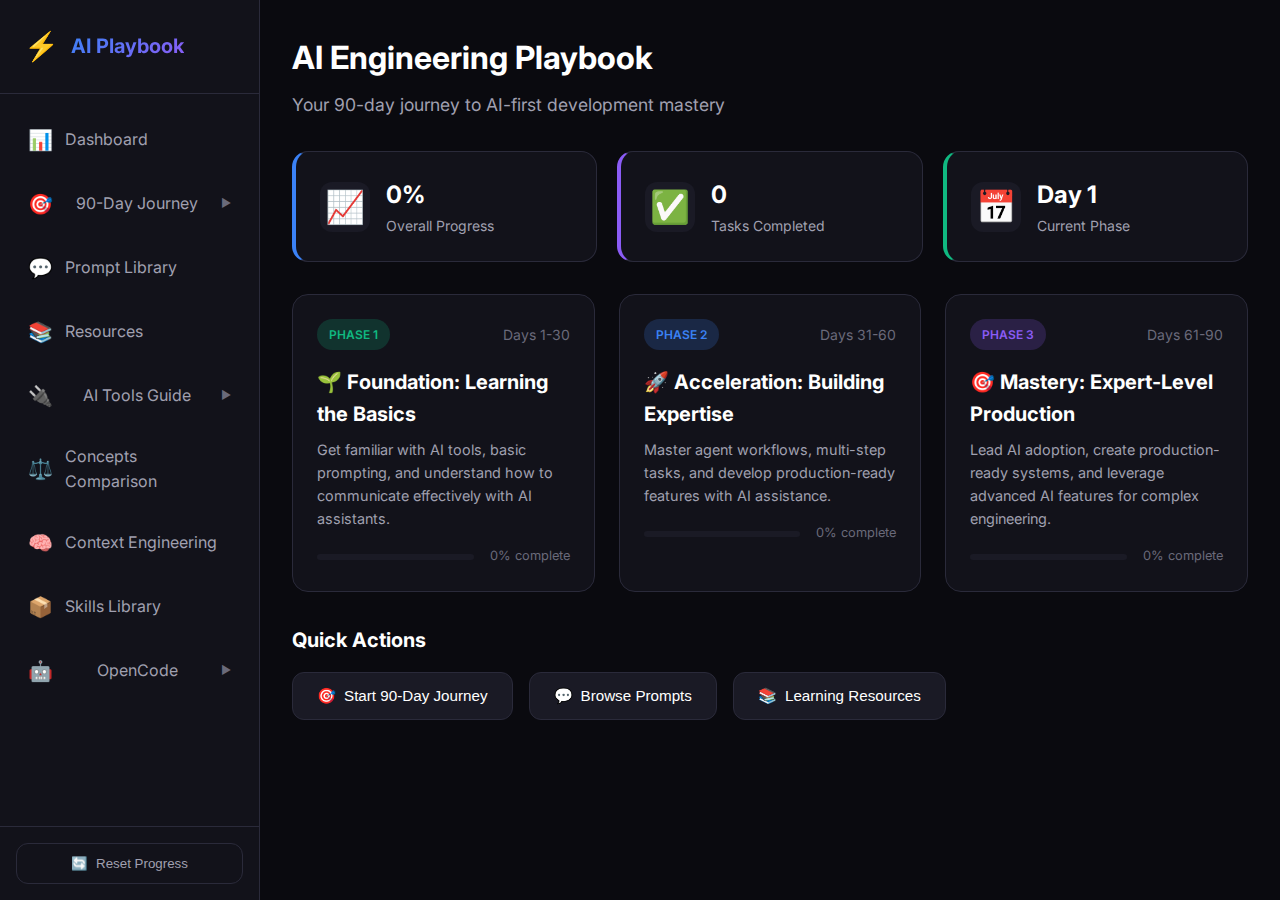
<file: index.html>
<!DOCTYPE html>
<html lang="en">

<head>
    <meta charset="UTF-8">
    <meta name="viewport" content="width=device-width, initial-scale=1.0">
    <title>AI Playbook | 90-Day Senior Engineer Guide</title>
    <meta name="description"
        content="Interactive 90-day guide for Senior Engineers to master AI-assisted development with prompts, checklists, and curated resources.">
    <link rel="stylesheet" href="styles.css">
    <link href="https://fonts.googleapis.com/css2?family=Inter:wght@300;400;500;600;700;800&display=swap"
        rel="stylesheet">
</head>

<body>
    <div class="app-container">
        <!-- Sidebar Navigation -->
        <nav class="sidebar">
            <div class="sidebar-header">
                <div class="logo">
                    <span class="logo-icon">⚡</span>
                    <span class="logo-text">AI Playbook</span>
                </div>
            </div>
            <ul class="nav-menu tree-nav">
                <!-- Dashboard -->
                <li class="nav-item active" data-section="dashboard">
                    <span class="nav-icon">📊</span>
                    <span>Dashboard</span>
                </li>
                
                <!-- 90-Day Journey -->
                <li class="nav-item has-submenu" data-submenu="journey-menu">
                    <span class="nav-icon">🎯</span>
                    <span>90-Day Journey</span>
                    <span class="submenu-toggle">▶</span>
                </li>
                <ul class="submenu" id="submenu-journey-menu">
                    <li class="nav-subitem" data-section="journey" data-phase="foundation">
                        <span class="subitem-icon">🌱</span> Phase 1: Foundation
                    </li>
                    <li class="nav-subitem" data-section="journey" data-phase="acceleration">
                        <span class="subitem-icon">🚀</span> Phase 2: Acceleration
                    </li>
                    <li class="nav-subitem" data-section="journey" data-phase="mastery">
                        <span class="subitem-icon">🎯</span> Phase 3: Mastery
                    </li>
                </ul>
                
                <!-- Prompt Library -->
                <li class="nav-item" data-section="prompts">
                    <span class="nav-icon">💬</span>
                    <span>Prompt Library</span>
                </li>
                
                <!-- Resources -->
                <li class="nav-item" data-section="resources">
                    <span class="nav-icon">📚</span>
                    <span>Resources</span>
                </li>
                
                <!-- AI Tools Guide -->
                <li class="nav-item has-submenu" data-submenu="tools-menu">
                    <span class="nav-icon">🔌</span>
                    <span>AI Tools Guide</span>
                    <span class="submenu-toggle">▶</span>
                </li>
                <ul class="submenu" id="submenu-tools-menu">
                    <li class="nav-subitem" data-section="ai-tools-guide">
                        <span class="subitem-icon">🤖</span> Agents Overview
                    </li>
                    <li class="nav-subitem" data-section="ai-tools-guide">
                        <span class="subitem-icon">⚡</span> Skills & Prompts
                    </li>
                    <li class="nav-subitem" data-section="ai-tools-guide">
                        <span class="subitem-icon">🌐</span> MCP Servers
                    </li>
                    <li class="nav-subitem" data-section="ai-tools-guide">
                        <span class="subitem-icon">🔧</span> Subagents
                    </li>
                </ul>
                
                <!-- Concepts Comparison -->
                <li class="nav-item" data-section="concepts-comparison">
                    <span class="nav-icon">⚖️</span>
                    <span>Concepts Comparison</span>
                </li>
                
                <!-- Context Engineering -->
                <li class="nav-item" data-section="context-engineering">
                    <span class="nav-icon">🧠</span>
                    <span>Context Engineering</span>
                </li>
                
                <!-- Skills Library -->
                <li class="nav-item" data-section="skills-library">
                    <span class="nav-icon">📦</span>
                    <span>Skills Library</span>
                </li>
                
                <!-- OpenCode Documentation -->
                <li class="nav-item has-submenu" data-submenu="opencode-menu">
                    <span class="nav-icon">🤖</span>
                    <span>OpenCode</span>
                    <span class="submenu-toggle">▶</span>
                </li>
                <ul class="submenu" id="submenu-opencode-menu">
                    <li class="nav-subitem" data-section="opencode" data-opencode-page="intro">
                        <span class="subitem-icon">📄</span> Introduction
                    </li>
                    
                    <li class="nav-subitem has-nested" data-nested="getting-started">
                        <span class="subitem-icon">🚀</span> Getting Started
                        <span class="nested-toggle">▶</span>
                    </li>
                    <ul class="nested-menu" id="nested-getting-started">
                        <li class="nav-nesteditem" data-section="opencode" data-opencode-page="prerequisites">Prerequisites</li>
                        <li class="nav-nesteditem has-nested2" data-nested2="installation">
                            <span>Installation</span>
                            <span class="nested2-toggle">▶</span>
                        </li>
                        <ul class="nested2-menu" id="nested2-installation">
                            <li class="nav-nested2item" data-section="opencode" data-opencode-page="install-quick">Quick Install</li>
                            <li class="nav-nested2item" data-section="opencode" data-opencode-page="install-homebrew">Homebrew</li>
                            <li class="nav-nested2item" data-section="opencode" data-opencode-page="install-npm">npm/Bun/pnpm</li>
                            <li class="nav-nested2item" data-section="opencode" data-opencode-page="install-windows">Windows</li>
                        </ul>
                        <li class="nav-nesteditem" data-section="opencode" data-opencode-page="first-run">First Run & Setup</li>
                        <li class="nav-nesteditem" data-section="opencode" data-opencode-page="init">Project Initialization</li>
                    </ul>
                    
                    <li class="nav-subitem has-nested" data-nested="configuration">
                        <span class="subitem-icon">⚙️</span> Configuration
                        <span class="nested-toggle">▶</span>
                    </li>
                    <ul class="nested-menu" id="nested-configuration">
                        <li class="nav-nesteditem has-nested2" data-nested2="opencode-json">
                            <span>opencode.json</span>
                            <span class="nested2-toggle">▶</span>
                        </li>
                        <ul class="nested2-menu" id="nested2-opencode-json">
                            <li class="nav-nested2item" data-section="opencode" data-opencode-page="config-schema">Schema & Structure</li>
                            <li class="nav-nested2item" data-section="opencode" data-opencode-page="config-precedence">Config Locations</li>
                            <li class="nav-nested2item" data-section="opencode" data-opencode-page="config-themes">Themes</li>
                            <li class="nav-nested2item" data-section="opencode" data-opencode-page="config-autoupdate">Auto-update</li>
                        </ul>
                        <li class="nav-nesteditem has-nested2" data-nested2="permissions">
                            <span>Permissions</span>
                            <span class="nested2-toggle">▶</span>
                        </li>
                        <ul class="nested2-menu" id="nested2-permissions">
                            <li class="nav-nested2item" data-section="opencode" data-opencode-page="perm-edit">Edit Permissions</li>
                            <li class="nav-nested2item" data-section="opencode" data-opencode-page="perm-bash">Bash Permissions</li>
                            <li class="nav-nested2item" data-section="opencode" data-opencode-page="perm-per-cmd">Per-Command</li>
                        </ul>
                        <li class="nav-nesteditem" data-section="opencode" data-opencode-page="formatters">Formatters</li>
                        <li class="nav-nesteditem" data-section="opencode" data-opencode-page="custom-instructions">Custom Instructions</li>
                    </ul>
                    
                    <li class="nav-subitem has-nested" data-nested="core-concepts">
                        <span class="subitem-icon">💡</span> Core Concepts
                        <span class="nested-toggle">▶</span>
                    </li>
                    <ul class="nested-menu" id="nested-core-concepts">
                        <li class="nav-nesteditem" data-section="opencode" data-opencode-page="modes">Build & Plan Modes</li>
                        <li class="nav-nesteditem" data-section="opencode" data-opencode-page="file-refs">File References (@)</li>
                        <li class="nav-nesteditem" data-section="opencode" data-opencode-page="images">Images & Visual Context</li>
                        <li class="nav-nesteditem" data-section="opencode" data-opencode-page="codebase">Codebase Understanding</li>
                    </ul>
                    
                    <li class="nav-subitem has-nested" data-nested="workflows">
                        <span class="subitem-icon">⚡</span> Daily Workflows
                        <span class="nested-toggle">▶</span>
                    </li>
                    <ul class="nested-menu" id="nested-workflows">
                        <li class="nav-nesteditem" data-section="opencode" data-opencode-page="asking-questions">Asking Questions</li>
                        <li class="nav-nesteditem" data-section="opencode" data-opencode-page="making-changes">Making Changes</li>
                        <li class="nav-nesteditem" data-section="opencode" data-opencode-page="undo-redo">Undo & Redo</li>
                        <li class="nav-nesteditem" data-section="opencode" data-opencode-page="sharing">Sharing Conversations</li>
                        <li class="nav-nesteditem has-nested2" data-nested2="sessions">
                            <span>Session Management</span>
                            <span class="nested2-toggle">▶</span>
                        </li>
                        <ul class="nested2-menu" id="nested2-sessions">
                            <li class="nav-nested2item" data-section="opencode" data-opencode-page="sessions-resume">Resuming Sessions</li>
                            <li class="nav-nested2item" data-section="opencode" data-opencode-page="sessions-cli">Command Line Control</li>
                            <li class="nav-nested2item" data-section="opencode" data-opencode-page="sessions-naming">Naming Sessions</li>
                        </ul>
                        <li class="nav-nesteditem" data-section="opencode" data-opencode-page="prompt-tips">Prompt Engineering Tips</li>
                    </ul>
                    
                    <li class="nav-subitem has-nested" data-nested="extensibility">
                        <span class="subitem-icon">🧩</span> Extensibility
                        <span class="nested-toggle">▶</span>
                    </li>
                    <ul class="nested-menu" id="nested-extensibility">
                        <li class="nav-nesteditem has-nested2" data-nested2="commands">
                            <span>Commands</span>
                            <span class="nested2-toggle">▶</span>
                        </li>
                        <ul class="nested2-menu" id="nested2-commands">
                            <li class="nav-nested2item" data-section="opencode" data-opencode-page="commands-overview">What Are Commands</li>
                            <li class="nav-nested2item" data-section="opencode" data-opencode-page="commands-creating">Creating Commands</li>
                            <li class="nav-nested2item" data-section="opencode" data-opencode-page="commands-args">Arguments & Placeholders</li>
                            <li class="nav-nested2item" data-section="opencode" data-opencode-page="commands-shell">Shell Output Integration</li>
                        </ul>
                        <li class="nav-nesteditem has-nested2" data-nested2="skills">
                            <span>Skills</span>
                            <span class="nested2-toggle">▶</span>
                        </li>
                        <ul class="nested2-menu" id="nested2-skills">
                            <li class="nav-nested2item" data-section="opencode" data-opencode-page="skills-overview">What Are Skills</li>
                            <li class="nav-nested2item" data-section="opencode" data-opencode-page="skills-creating">Creating Skills</li>
                            <li class="nav-nested2item" data-section="opencode" data-opencode-page="skills-loading">Loading Skills</li>
                            <li class="nav-nested2item" data-section="opencode" data-opencode-page="skills-permissions">Skill Permissions</li>
                        </ul>
                        <li class="nav-nesteditem has-nested2" data-nested2="agents">
                            <span>Agents</span>
                            <span class="nested2-toggle">▶</span>
                        </li>
                        <ul class="nested2-menu" id="nested2-agents">
                            <li class="nav-nested2item" data-section="opencode" data-opencode-page="agents-builtin">Built-in Agents</li>
                            <li class="nav-nested2item" data-section="opencode" data-opencode-page="agents-creating">Creating Custom Agents</li>
                            <li class="nav-nested2item" data-section="opencode" data-opencode-page="agents-invoking">Invoking Agents</li>
                            <li class="nav-nested2item" data-section="opencode" data-opencode-page="agents-orchestration">Agent Orchestration</li>
                        </ul>
                    </ul>
                    
                    <li class="nav-subitem has-nested" data-nested="plugins">
                        <span class="subitem-icon">🔌</span> Plugins
                        <span class="nested-toggle">▶</span>
                    </li>
                    <ul class="nested-menu" id="nested-plugins">
                        <li class="nav-nesteditem" data-section="opencode" data-opencode-page="plugins-overview">Plugin System Overview</li>
                        <li class="nav-nesteditem" data-section="opencode" data-opencode-page="plugins-locations">Plugin Locations</li>
                        <li class="nav-nesteditem has-nested2" data-nested2="plugin-events">
                            <span>Plugin Events</span>
                            <span class="nested2-toggle">▶</span>
                        </li>
                        <ul class="nested2-menu" id="nested2-plugin-events">
                            <li class="nav-nested2item" data-section="opencode" data-opencode-page="events-tool-execute">tool.execute.after</li>
                            <li class="nav-nested2item" data-section="opencode" data-opencode-page="events-session-idle">session.idle</li>
                        </ul>
                        <li class="nav-nesteditem" data-section="opencode" data-opencode-page="plugins-creating">Creating Plugins</li>
                        <li class="nav-nesteditem" data-section="opencode" data-opencode-page="plugins-example">Example: Auto-lint Hook</li>
                        <li class="nav-nesteditem" data-section="opencode" data-opencode-page="plugins-npm">Loading from npm</li>
                    </ul>
                    
                    <li class="nav-subitem has-nested" data-nested="mcp">
                        <span class="subitem-icon">🌐</span> MCP Servers
                        <span class="nested-toggle">▶</span>
                    </li>
                    <ul class="nested-menu" id="nested-mcp">
                        <li class="nav-nesteditem" data-section="opencode" data-opencode-page="mcp-what">What is MCP</li>
                        <li class="nav-nesteditem has-nested2" data-nested2="mcp-adding">
                            <span>Adding MCP Servers</span>
                            <span class="nested2-toggle">▶</span>
                        </li>
                        <ul class="nested2-menu" id="nested2-mcp-adding">
                            <li class="nav-nested2item" data-section="opencode" data-opencode-page="mcp-local">Local Servers</li>
                            <li class="nav-nested2item" data-section="opencode" data-opencode-page="mcp-remote">Remote Servers</li>
                        </ul>
                        <li class="nav-nesteditem" data-section="opencode" data-opencode-page="mcp-popular">Popular MCP Servers</li>
                    </ul>
                    
                    <li class="nav-subitem has-nested" data-nested="production">
                        <span class="subitem-icon">🏭</span> Production Workflows
                        <span class="nested-toggle">▶</span>
                    </li>
                    <ul class="nested-menu" id="nested-production">
                        <li class="nav-nesteditem" data-section="opencode" data-opencode-page="workflow-review">Multi-Agent Code Review</li>
                        <li class="nav-nesteditem" data-section="opencode" data-opencode-page="workflow-feature">Feature Implementation</li>
                        <li class="nav-nesteditem" data-section="opencode" data-opencode-page="workflow-explore">Codebase Exploration</li>
                        <li class="nav-nesteditem" data-section="opencode" data-opencode-page="workflow-pr">Automated PR Preparation</li>
                    </ul>
                    
                    <li class="nav-subitem has-nested" data-nested="best-practices">
                        <span class="subitem-icon">✨</span> Best Practices
                        <span class="nested-toggle">▶</span>
                    </li>
                    <ul class="nested-menu" id="nested-best-practices">
                        <li class="nav-nesteditem" data-section="opencode" data-opencode-page="bp-context">Managing Context</li>
                        <li class="nav-nesteditem" data-section="opencode" data-opencode-page="bp-cost">Cost Control</li>
                        <li class="nav-nesteditem" data-section="opencode" data-opencode-page="bp-debugging">Debugging Issues</li>
                        <li class="nav-nesteditem" data-section="opencode" data-opencode-page="bp-checklist">Getting Started Checklist</li>
                    </ul>
                    
                    <li class="nav-subitem has-nested" data-nested="reference">
                        <span class="subitem-icon">📖</span> Reference
                        <span class="nested-toggle">▶</span>
                    </li>
                    <ul class="nested-menu" id="nested-reference">
                        <li class="nav-nesteditem" data-section="opencode" data-opencode-page="ref-cli">CLI Commands</li>
                        <li class="nav-nesteditem" data-section="opencode" data-opencode-page="ref-shortcuts">Keyboard Shortcuts</li>
                        <li class="nav-nesteditem" data-section="opencode" data-opencode-page="ref-resources">Official Resources</li>
                    </ul>
                </ul>
            </ul>
            <div class="sidebar-footer">
                <button class="reset-btn" onclick="resetProgress()">
                    <span>🔄</span> Reset Progress
                </button>
            </div>
        </nav>

        <!-- Main Content -->
        <main class="main-content">
            <!-- Dashboard Section -->
            <section id="dashboard" class="content-section active">
                <div class="section-header">
                    <h1>AI Engineering Playbook</h1>
                    <p class="subtitle">Your 90-day journey to AI-first development mastery</p>
                </div>

                <div class="stats-grid">
                    <div class="stat-card gradient-blue">
                        <div class="stat-icon">📈</div>
                        <div class="stat-info">
                            <span class="stat-value" id="overall-progress">0%</span>
                            <span class="stat-label">Overall Progress</span>
                        </div>
                    </div>
                    <div class="stat-card gradient-purple">
                        <div class="stat-icon">✅</div>
                        <div class="stat-info">
                            <span class="stat-value" id="tasks-completed">0</span>
                            <span class="stat-label">Tasks Completed</span>
                        </div>
                    </div>
                    <div class="stat-card gradient-green">
                        <div class="stat-icon">📅</div>
                        <div class="stat-info">
                            <span class="stat-value" id="current-day">Day 1</span>
                            <span class="stat-label">Current Phase</span>
                        </div>
                    </div>
                </div>

                <div class="phase-cards">
                    <div class="phase-card" onclick="navigateToPhase('foundation')">
                        <div class="phase-header">
                            <span class="phase-badge foundation">Phase 1</span>
                            <span class="phase-days">Days 1-30</span>
                        </div>
                        <h3>🌱 Foundation: Learning the Basics</h3>
                        <p>Get familiar with AI tools, basic prompting, and understand how to communicate effectively
                            with AI assistants.</p>
                        <div class="phase-progress">
                            <div class="progress-bar">
                                <div class="progress-fill" id="phase1-progress" style="width: 0%"></div>
                            </div>
                            <span class="progress-text">0% complete</span>
                        </div>
                    </div>

                    <div class="phase-card" onclick="navigateToPhase('acceleration')">
                        <div class="phase-header">
                            <span class="phase-badge acceleration">Phase 2</span>
                            <span class="phase-days">Days 31-60</span>
                        </div>
                        <h3>🚀 Acceleration: Building Expertise</h3>
                        <p>Master agent workflows, multi-step tasks, and develop production-ready features with AI
                            assistance.</p>
                        <div class="phase-progress">
                            <div class="progress-bar">
                                <div class="progress-fill" id="phase2-progress" style="width: 0%"></div>
                            </div>
                            <span class="progress-text">0% complete</span>
                        </div>
                    </div>

                    <div class="phase-card" onclick="navigateToPhase('mastery')">
                        <div class="phase-header">
                            <span class="phase-badge mastery">Phase 3</span>
                            <span class="phase-days">Days 61-90</span>
                        </div>
                        <h3>🎯 Mastery: Expert-Level Production</h3>
                        <p>Lead AI adoption, create production-ready systems, and leverage advanced AI features for
                            complex engineering.</p>
                        <div class="phase-progress">
                            <div class="progress-bar">
                                <div class="progress-fill" id="phase3-progress" style="width: 0%"></div>
                            </div>
                            <span class="progress-text">0% complete</span>
                        </div>
                    </div>
                </div>

                <div class="quick-actions">
                    <h2>Quick Actions</h2>
                    <div class="action-buttons">
                        <button class="action-btn" onclick="navigateTo('journey')">
                            <span>🎯</span> Start 90-Day Journey
                        </button>
                        <button class="action-btn" onclick="navigateTo('prompts')">
                            <span>💬</span> Browse Prompts
                        </button>
                        <button class="action-btn" onclick="navigateTo('resources')">
                            <span>📚</span> Learning Resources
                        </button>
                    </div>
                </div>
            </section>

            <!-- Unified 90-Day Journey Section -->
            <section id="journey" class="content-section">
                <div class="section-header">
                    <h1>🎯 90-Day AI Engineering Journey</h1>
                    <p class="subtitle">From AI-curious to Production-Ready Expert — A Senior Engineer's Guide</p>
                </div>

                <!-- Phase Tabs -->
                <div class="phase-tabs">
                    <button class="phase-tab active" data-phase="foundation" onclick="switchPhase('foundation')">
                        <span class="tab-icon">🌱</span>
                        <span class="tab-label">Phase 1: Foundation</span>
                        <span class="tab-days">Days 1-30</span>
                    </button>
                    <button class="phase-tab" data-phase="acceleration" onclick="switchPhase('acceleration')">
                        <span class="tab-icon">🚀</span>
                        <span class="tab-label">Phase 2: Acceleration</span>
                        <span class="tab-days">Days 31-60</span>
                    </button>
                    <button class="phase-tab" data-phase="mastery" onclick="switchPhase('mastery')">
                        <span class="tab-icon">🎯</span>
                        <span class="tab-label">Phase 3: Mastery</span>
                        <span class="tab-days">Days 61-90</span>
                    </button>
                </div>

                <!-- Phase Content Panels -->
                <div class="phase-content-container">
                    <div id="phase-foundation" class="phase-panel active">
                        <div class="phase-intro">
                            <h2>🌱 Phase 1: Foundation — Learning the Basics</h2>
                            <p class="phase-description">
                                <strong>For Senior Engineers new to AI coding assistance.</strong> This phase introduces
                                you to AI tools,
                                basic prompting patterns, and context management. By the end of this phase, you'll
                                comfortably use AI
                                for daily coding tasks and understand how to communicate effectively with AI assistants.
                            </p>
                            <div class="phase-goals">
                                <h4>🎯 Phase Goals</h4>
                                <ul>
                                    <li>Set up and configure AI coding tools in your IDE</li>
                                    <li>Understand context windows and how AI "sees" your code</li>
                                    <li>Master basic prompting patterns for code generation</li>
                                    <li>Generate tests and documentation with AI</li>
                                    <li>Use AI for code review and optimization</li>
                                </ul>
                            </div>
                        </div>
                        <div id="phase1-content"></div>
                    </div>

                    <div id="phase-acceleration" class="phase-panel">
                        <div class="phase-intro">
                            <h2>🚀 Phase 2: Acceleration — Building Expertise</h2>
                            <p class="phase-description">
                                <strong>Level up from basic usage to production workflows.</strong> This phase focuses
                                on agent-based
                                development, multi-step tasks, and building complete features with AI assistance. You'll
                                learn to
                                leverage AI for complex engineering challenges.
                            </p>
                            <div class="phase-goals">
                                <h4>🎯 Phase Goals</h4>
                                <ul>
                                    <li>Understand agent vs. chat modes and when to use each</li>
                                    <li>Build complete features end-to-end with AI agents</li>
                                    <li>Create reusable prompt templates and workflows</li>
                                    <li>Automate repetitive development tasks</li>
                                    <li>Develop production-ready code with AI assistance</li>
                                </ul>
                            </div>
                        </div>
                        <div id="phase2-content"></div>
                    </div>

                    <div id="phase-mastery" class="phase-panel">
                        <div class="phase-intro">
                            <h2>🎯 Phase 3: Mastery — Expert-Level Production</h2>
                            <p class="phase-description">
                                <strong>Become an AI-augmented engineering leader.</strong> This phase covers
                                system-level thinking,
                                advanced AI features (MCP, skills, subagents), and team enablement. You'll be able to
                                generate
                                production-ready features using the full spectrum of AI capabilities.
                            </p>
                            <div class="phase-goals">
                                <h4>🎯 Phase Goals</h4>
                                <ul>
                                    <li>Use AI for architecture decisions and technical RFCs</li>
                                    <li>Master advanced features: MCP servers, skills, subagents</li>
                                    <li>Generate production-ready systems with AI</li>
                                    <li>Lead team AI adoption and create standards</li>
                                    <li>Measure and demonstrate productivity improvements</li>
                                </ul>
                            </div>
                        </div>
                        <div id="phase3-content"></div>
                    </div>
                </div>
            </section>

            <!-- Prompts Section -->
            <section id="prompts" class="content-section">
                <div class="section-header">
                    <h1>💬 Prompt Library</h1>
                    <p class="subtitle">Copy-paste prompts for every situation</p>
                </div>
                <div id="prompts-content"></div>
            </section>

            <!-- Resources Section -->
            <section id="resources" class="content-section">
                <div class="section-header">
                    <h1>📚 Learning Resources</h1>
                    <p class="subtitle">Curated repositories, guides, and tools</p>
                </div>
                <div id="resources-content"></div>
            </section>

            <!-- AI Tools Guide Section -->
            <section id="ai-tools-guide" class="content-section">
                <div class="section-header">
                    <h1>🔌 AI Tools Guide</h1>
                    <p class="subtitle">MCP Servers, Skills, Agents, Subagents & Custom Instructions</p>
                </div>
                <div id="ai-tools-content"></div>
            </section>

            <!-- Concepts Comparison Section -->
            <section id="concepts-comparison" class="content-section">
                <div class="section-header">
                    <h1>⚖️ AI Concepts Comparison</h1>
                    <p class="subtitle">Instructions vs Prompts vs Commands vs Skills vs Agents vs Subagents + OpenCode
                    </p>
                </div>
                <div id="concepts-comparison-content"></div>
            </section>

            <!-- Context Engineering Section -->
            <section id="context-engineering" class="content-section">
                <div class="section-header">
                    <h1>🧠 Context Engineering</h1>
                    <p class="subtitle">Master the art of providing context to AI</p>
                </div>
                <div id="context-content"></div>
            </section>

            <!-- Skills Library Section -->
            <section id="skills-library" class="content-section">
                <div class="section-header">
                    <h1>📦 Claude Code Skills Library</h1>
                    <p class="subtitle">Reusable skills formatted for Agent Skills specification</p>
                </div>
                <div class="skills-grid" id="skills-grid">
                    <!-- Skills will be loaded here -->
                </div>
            </section>

            <!-- OpenCode Documentation Section -->
            <section id="opencode" class="content-section">
                <div class="section-header">
                    <h1>🤖 OpenCode Documentation</h1>
                    <p class="subtitle">Complete guide to using OpenCode AI coding assistant</p>
                </div>
                <div id="opencode-page-content">
                    <!-- Dynamic content will be loaded here -->
                </div>
            </section>
        </main>
    </div>

    <!-- Toast Notification -->
    <div id="toast" class="toast"></div>

            <!-- Prompt Modal -->
            <div id="prompt-modal" class="modal">
                <div class="modal-content">
                    <div class="modal-header">
                        <h3 id="modal-title">Prompt</h3>
                        <button class="modal-close" onclick="closeModal()">&times;</button>
                    </div>
                    <div class="modal-body">
                        <pre id="modal-prompt"></pre>
                    </div>
                    <div class="modal-footer">
                        <button class="copy-btn" onclick="copyPrompt()">
                            <span>📋</span> Copy to Clipboard
                        </button>
                    </div>
                </div>
            </div>

            <!-- Skill Modal -->
            <div id="skill-modal" class="modal">
                <div class="modal-content modal-large">
                    <div class="modal-header">
                        <h3 id="skill-modal-title">Skill</h3>
                        <button class="modal-close" onclick="closeSkillModal()">&times;</button>
                    </div>
                    <div class="modal-body">
                        <div id="skill-modal-description" class="skill-modal-description"></div>
                        <div class="code-section">
                            <div class="code-header">
                                <span>YAML Frontmatter</span>
                            </div>
                            <pre id="skill-modal-frontmatter" class="code-block"></pre>
                        </div>
                        <div class="code-section">
                            <div class="code-header">
                                <span>Markdown Body</span>
                            </div>
                            <pre id="skill-modal-body" class="code-block"></pre>
                        </div>
                    </div>
                    <div class="modal-footer">
                        <button class="copy-btn" onclick="copySkillFull()">
                            <span>📋</span> Copy Full SKILL.md
                        </button>
                        <button class="copy-btn secondary" onclick="copySkillFrontmatter()">
                            <span>📄</span> Copy Frontmatter
                        </button>
                        <button class="copy-btn secondary" onclick="copySkillBody()">
                            <span>📝</span> Copy Body
                        </button>
                    </div>
                </div>
            </div>

    <script src="data.js"></script>
    <script src="skills-library/skills-data.js"></script>
    <script src="opencode-docs.js"></script>
    <script src="app.js"></script>
</body>

</html>
</file>
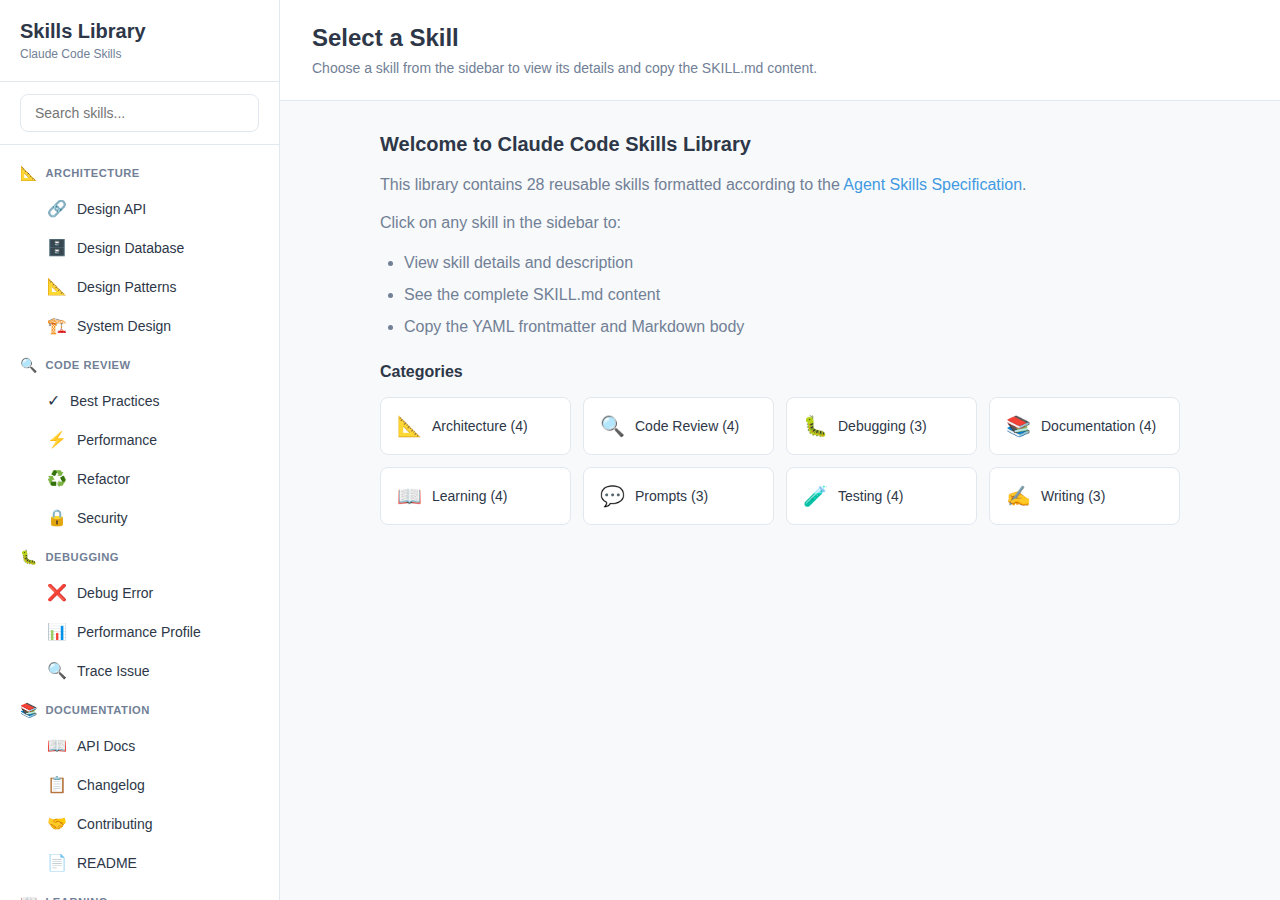
<file: skills-library/index.html>
<!DOCTYPE html>
<html lang="en">
<head>
    <meta charset="UTF-8">
    <meta name="viewport" content="width=device-width, initial-scale=1.0">
    <title>Claude Code Skills Library</title>
    <link rel="stylesheet" href="styles.css">
</head>
<body>
    <nav class="sidebar">
        <div class="sidebar-header">
            <h1>Skills Library</h1>
            <p class="subtitle">Claude Code Skills</p>
        </div>
        <div class="search-box">
            <input type="text" id="searchInput" placeholder="Search skills...">
        </div>
        <ul class="nav-menu" id="navMenu">
            <li class="nav-section">
                <span class="section-icon">📐</span>
                Architecture
            </li>
            <li class="nav-item" data-skill="design-api">
                <span class="skill-icon">🔗</span>
                Design API
            </li>
            <li class="nav-item" data-skill="design-database">
                <span class="skill-icon">🗄️</span>
                Design Database
            </li>
            <li class="nav-item" data-skill="design-patterns">
                <span class="skill-icon">📐</span>
                Design Patterns
            </li>
            <li class="nav-item" data-skill="system-design">
                <span class="skill-icon">🏗️</span>
                System Design
            </li>

            <li class="nav-section">
                <span class="section-icon">🔍</span>
                Code Review
            </li>
            <li class="nav-item" data-skill="code-review-best-practices">
                <span class="skill-icon">✓</span>
                Best Practices
            </li>
            <li class="nav-item" data-skill="code-review-performance">
                <span class="skill-icon">⚡</span>
                Performance
            </li>
            <li class="nav-item" data-skill="code-review-refactor">
                <span class="skill-icon">♻️</span>
                Refactor
            </li>
            <li class="nav-item" data-skill="code-review-security">
                <span class="skill-icon">🔒</span>
                Security
            </li>

            <li class="nav-section">
                <span class="section-icon">🐛</span>
                Debugging
            </li>
            <li class="nav-item" data-skill="debug-error">
                <span class="skill-icon">❌</span>
                Debug Error
            </li>
            <li class="nav-item" data-skill="debug-performance-profile">
                <span class="skill-icon">📊</span>
                Performance Profile
            </li>
            <li class="nav-item" data-skill="debug-trace-issue">
                <span class="skill-icon">🔍</span>
                Trace Issue
            </li>

            <li class="nav-section">
                <span class="section-icon">📚</span>
                Documentation
            </li>
            <li class="nav-item" data-skill="docs-api-docs">
                <span class="skill-icon">📖</span>
                API Docs
            </li>
            <li class="nav-item" data-skill="docs-changelog">
                <span class="skill-icon">📋</span>
                Changelog
            </li>
            <li class="nav-item" data-skill="docs-contributing">
                <span class="skill-icon">🤝</span>
                Contributing
            </li>
            <li class="nav-item" data-skill="docs-readme">
                <span class="skill-icon">📄</span>
                README
            </li>

            <li class="nav-section">
                <span class="section-icon">📖</span>
                Learning
            </li>
            <li class="nav-item" data-skill="learning-compare-tech">
                <span class="skill-icon">⚖️</span>
                Compare Tech
            </li>
            <li class="nav-item" data-skill="learning-eli5">
                <span class="skill-icon">👶</span>
                Explain Like I'm 5
            </li>
            <li class="nav-item" data-skill="learning-explain-concept">
                <span class="skill-icon">💡</span>
                Explain Concept
            </li>
            <li class="nav-item" data-skill="learning-roadmap">
                <span class="skill-icon">🗺️</span>
                Roadmap
            </li>

            <li class="nav-section">
                <span class="section-icon">💬</span>
                Prompts
            </li>
            <li class="nav-item" data-skill="prompts-best-practices">
                <span class="skill-icon">✨</span>
                Best Practices
            </li>
            <li class="nav-item" data-skill="prompts-create-template">
                <span class="skill-icon">📝</span>
                Create Template
            </li>
            <li class="nav-item" data-skill="prompts-improve">
                <span class="skill-icon">🚀</span>
                Improve
            </li>

            <li class="nav-section">
                <span class="section-icon">🧪</span>
                Testing
            </li>
            <li class="nav-item" data-skill="testing-coverage-analysis">
                <span class="skill-icon">📈</span>
                Coverage Analysis
            </li>
            <li class="nav-item" data-skill="testing-edge-cases">
                <span class="skill-icon">⚠️</span>
                Edge Cases
            </li>
            <li class="nav-item" data-skill="testing-generate-e2e-tests">
                <span class="skill-icon">🔄</span>
                Generate E2E Tests
            </li>
            <li class="nav-item" data-skill="testing-generate-unit-tests">
                <span class="skill-icon">🧩</span>
                Generate Unit Tests
            </li>

            <li class="nav-section">
                <span class="section-icon">✍️</span>
                Writing
            </li>
            <li class="nav-item" data-skill="writing-email">
                <span class="skill-icon">📧</span>
                Email
            </li>
            <li class="nav-item" data-skill="writing-presentation">
                <span class="skill-icon">📊</span>
                Presentation
            </li>
            <li class="nav-item" data-skill="writing-technical-blog">
                <span class="skill-icon">📝</span>
                Technical Blog
            </li>
        </ul>
        <div class="sidebar-footer">
            <p>Based on Agent Skills Spec</p>
            <a href="https://agentskills.io/specification" target="_blank">View Specification</a>
        </div>
    </nav>

    <main class="main-content">
        <div class="content-header">
            <h2 id="skillTitle">Select a Skill</h2>
            <p id="skillDescription" class="description">Choose a skill from the sidebar to view its details and copy the SKILL.md content.</p>
        </div>
        <div class="skill-content" id="skillContent">
            <div class="welcome-screen">
                <h3>Welcome to Claude Code Skills Library</h3>
                <p>This library contains 28 reusable skills formatted according to the <a href="https://agentskills.io/specification" target="_blank">Agent Skills Specification</a>.</p>
                <p>Click on any skill in the sidebar to:</p>
                <ul>
                    <li>View skill details and description</li>
                    <li>See the complete SKILL.md content</li>
                    <li>Copy the YAML frontmatter and Markdown body</li>
                </ul>
                <h4>Categories</h4>
                <div class="category-grid">
                    <div class="category-card">
                        <span class="cat-icon">📐</span>
                        <span>Architecture (4)</span>
                    </div>
                    <div class="category-card">
                        <span class="cat-icon">🔍</span>
                        <span>Code Review (4)</span>
                    </div>
                    <div class="category-card">
                        <span class="cat-icon">🐛</span>
                        <span>Debugging (3)</span>
                    </div>
                    <div class="category-card">
                        <span class="cat-icon">📚</span>
                        <span>Documentation (4)</span>
                    </div>
                    <div class="category-card">
                        <span class="cat-icon">📖</span>
                        <span>Learning (4)</span>
                    </div>
                    <div class="category-card">
                        <span class="cat-icon">💬</span>
                        <span>Prompts (3)</span>
                    </div>
                    <div class="category-card">
                        <span class="cat-icon">🧪</span>
                        <span>Testing (4)</span>
                    </div>
                    <div class="category-card">
                        <span class="cat-icon">✍️</span>
                        <span>Writing (3)</span>
                    </div>
                </div>
            </div>
        </div>
        <div class="action-bar" id="actionBar" style="display: none;">
            <button class="btn btn-copy" id="copyBtn">
                <span class="btn-icon">📋</span>
                Copy SKILL.md
            </button>
            <button class="btn btn-copy-frontmatter" id="copyFrontmatterBtn">
                <span class="btn-icon">📄</span>
                Copy Frontmatter Only
            </button>
            <button class="btn btn-copy-body" id="copyBodyBtn">
                <span class="btn-icon">📝</span>
                Copy Body Only
            </button>
            <span class="copy-feedback" id="copyFeedback"></span>
        </div>
    </main>

    <script src="skills-data.js"></script>
    <script src="app.js"></script>
</body>
</html>
</file>
<file: styles.css>
/* ========================================
   AI Engineering Playbook - Styles
   ======================================== */

:root {
    --bg-dark: #0a0a0f;
    --bg-card: #12121a;
    --bg-elevated: #1a1a25;
    --border-color: #2a2a3a;
    --text-primary: #ffffff;
    --text-secondary: #a0a0b0;
    --text-muted: #6a6a7a;
    --accent-blue: #3b82f6;
    --accent-purple: #8b5cf6;
    --accent-green: #10b981;
    --accent-orange: #f59e0b;
    --accent-pink: #ec4899;
    --gradient-blue: linear-gradient(135deg, #3b82f6, #1d4ed8);
    --gradient-purple: linear-gradient(135deg, #8b5cf6, #6d28d9);
    --gradient-green: linear-gradient(135deg, #10b981, #059669);
    --gradient-orange: linear-gradient(135deg, #f59e0b, #d97706);
    --shadow-sm: 0 2px 8px rgba(0, 0, 0, 0.3);
    --shadow-md: 0 4px 16px rgba(0, 0, 0, 0.4);
    --shadow-lg: 0 8px 32px rgba(0, 0, 0, 0.5);
    --radius-sm: 8px;
    --radius-md: 12px;
    --radius-lg: 16px;
    --transition: all 0.3s cubic-bezier(0.4, 0, 0.2, 1);
}

* {
    margin: 0;
    padding: 0;
    box-sizing: border-box;
}

body {
    font-family: 'Inter', -apple-system, BlinkMacSystemFont, sans-serif;
    background: var(--bg-dark);
    color: var(--text-primary);
    line-height: 1.6;
    min-height: 100vh;
}

/* Layout */
.app-container {
    display: flex;
    min-height: 100vh;
}

/* Sidebar */
.sidebar {
    width: 260px;
    background: var(--bg-card);
    border-right: 1px solid var(--border-color);
    display: flex;
    flex-direction: column;
    position: fixed;
    height: 100vh;
    z-index: 100;
}

.sidebar-header {
    padding: 1.5rem;
    border-bottom: 1px solid var(--border-color);
}

.logo {
    display: flex;
    align-items: center;
    gap: 0.75rem;
}

.logo-icon {
    font-size: 1.75rem;
}

.logo-text {
    font-size: 1.25rem;
    font-weight: 700;
    background: linear-gradient(135deg, var(--accent-blue), var(--accent-purple));
    -webkit-background-clip: text;
    background-clip: text;
    -webkit-text-fill-color: transparent;
}

.nav-menu {
    list-style: none;
    padding: 1rem 0.75rem;
    flex: 1;
    overflow-y: auto;
}

.nav-item {
    display: flex;
    align-items: center;
    gap: 0.75rem;
    padding: 0.875rem 1rem;
    border-radius: var(--radius-md);
    cursor: pointer;
    transition: var(--transition);
    color: var(--text-secondary);
    margin-bottom: 0.25rem;
}

.nav-item:hover {
    background: var(--bg-elevated);
    color: var(--text-primary);
}

.nav-item.active {
    background: linear-gradient(135deg, rgba(59, 130, 246, 0.2), rgba(139, 92, 246, 0.2));
    color: var(--text-primary);
    border: 1px solid rgba(139, 92, 246, 0.3);
}

.nav-icon {
    font-size: 1.25rem;
}

/* Tree Navigation Styles */
.tree-nav {
    display: flex;
    flex-direction: column;
    gap: 0;
}

.nav-item.has-submenu {
    justify-content: space-between;
}

.submenu-toggle,
.nested-toggle,
.nested2-toggle {
    font-size: 0.7rem;
    color: var(--text-muted);
    transition: transform 0.2s;
}

.nav-item.expanded .submenu-toggle,
.nav-subitem.expanded .nested-toggle,
.nav-nesteditem.expanded .nested2-toggle {
    transform: rotate(90deg);
}

/* Submenu */
.submenu {
    list-style: none;
    padding: 0;
    background: rgba(0, 0, 0, 0.2);
    display: none;
    margin: 0;
}

.submenu.expanded {
    display: block;
}

.nav-subitem {
    padding: 0.6rem 1rem 0.6rem 2.5rem;
    cursor: pointer;
    transition: var(--transition);
    color: var(--text-muted);
    font-size: 0.85rem;
    display: flex;
    align-items: center;
    gap: 0.5rem;
    justify-content: space-between;
}

.nav-subitem:hover {
    background: var(--bg-elevated);
    color: var(--text-secondary);
}

.nav-subitem.active {
    background: rgba(59, 130, 246, 0.1);
    color: var(--accent-blue);
    border-right: 2px solid var(--accent-blue);
}

.nav-subitem.has-nested {
    justify-content: space-between;
}

.subitem-icon {
    font-size: 0.9rem;
}

/* Nested Menu */
.nested-menu {
    list-style: none;
    padding: 0;
    background: rgba(0, 0, 0, 0.15);
    display: none;
}

.nested-menu.expanded {
    display: block;
}

.nav-nesteditem {
    padding: 0.5rem 1rem 0.5rem 3.5rem;
    cursor: pointer;
    transition: var(--transition);
    color: var(--text-muted);
    font-size: 0.8rem;
    display: flex;
    align-items: center;
    gap: 0.5rem;
    justify-content: space-between;
}

.nav-nesteditem:hover {
    background: var(--bg-elevated);
    color: var(--text-secondary);
}

.nav-nesteditem.active {
    background: rgba(59, 130, 246, 0.08);
    color: var(--accent-blue);
    border-right: 2px solid var(--accent-blue);
}

.nav-nesteditem.has-nested2 {
    justify-content: space-between;
}

/* Nested 2 Menu */
.nested2-menu {
    list-style: none;
    padding: 0;
    background: rgba(0, 0, 0, 0.1);
    display: none;
}

.nested2-menu.expanded {
    display: block;
}

.nav-nested2item {
    padding: 0.5rem 1rem 0.5rem 4.5rem;
    cursor: pointer;
    transition: var(--transition);
    color: var(--text-muted);
    font-size: 0.8rem;
}

.nav-nested2item:hover {
    background: var(--bg-elevated);
    color: var(--text-secondary);
}

.nav-nested2item.active {
    background: rgba(59, 130, 246, 0.06);
    color: var(--accent-blue);
    border-right: 2px solid var(--accent-blue);
}

.sidebar-footer {
    padding: 1rem;
    border-top: 1px solid var(--border-color);
}

.reset-btn {
    width: 100%;
    padding: 0.75rem;
    background: transparent;
    border: 1px solid var(--border-color);
    border-radius: var(--radius-md);
    color: var(--text-secondary);
    cursor: pointer;
    transition: var(--transition);
    display: flex;
    align-items: center;
    justify-content: center;
    gap: 0.5rem;
}

.reset-btn:hover {
    background: var(--bg-elevated);
    border-color: var(--accent-orange);
    color: var(--accent-orange);
}

/* Main Content */
.main-content {
    flex: 1;
    margin-left: 260px;
    padding: 2rem;
    max-width: 1200px;
}

.content-section {
    display: none;
    animation: fadeIn 0.3s ease;
}

.content-section.active {
    display: block;
}

@keyframes fadeIn {
    from {
        opacity: 0;
        transform: translateY(10px);
    }

    to {
        opacity: 1;
        transform: translateY(0);
    }
}

.section-header {
    margin-bottom: 2rem;
}

.section-header h1 {
    font-size: 2rem;
    font-weight: 700;
    margin-bottom: 0.5rem;
}

.subtitle {
    color: var(--text-secondary);
    font-size: 1.1rem;
}

/* Stats Grid */
.stats-grid {
    display: grid;
    grid-template-columns: repeat(auto-fit, minmax(220px, 1fr));
    gap: 1.25rem;
    margin-bottom: 2rem;
}

.stat-card {
    background: var(--bg-card);
    border: 1px solid var(--border-color);
    border-radius: var(--radius-lg);
    padding: 1.5rem;
    display: flex;
    align-items: center;
    gap: 1rem;
    transition: var(--transition);
}

.stat-card:hover {
    transform: translateY(-2px);
    box-shadow: var(--shadow-md);
}

.stat-card.gradient-blue {
    border-left: 4px solid var(--accent-blue);
}

.stat-card.gradient-purple {
    border-left: 4px solid var(--accent-purple);
}

.stat-card.gradient-green {
    border-left: 4px solid var(--accent-green);
}

.stat-card.gradient-orange {
    border-left: 4px solid var(--accent-orange);
}

.stat-icon {
    font-size: 2rem;
    width: 50px;
    height: 50px;
    display: flex;
    align-items: center;
    justify-content: center;
    background: var(--bg-elevated);
    border-radius: var(--radius-md);
}

.stat-info {
    display: flex;
    flex-direction: column;
}

.stat-value {
    font-size: 1.5rem;
    font-weight: 700;
}

.stat-label {
    color: var(--text-secondary);
    font-size: 0.875rem;
}

/* Phase Cards */
.phase-cards {
    display: grid;
    grid-template-columns: repeat(auto-fit, minmax(300px, 1fr));
    gap: 1.5rem;
    margin-bottom: 2rem;
}

.phase-card {
    background: var(--bg-card);
    border: 1px solid var(--border-color);
    border-radius: var(--radius-lg);
    padding: 1.5rem;
    cursor: pointer;
    transition: var(--transition);
}

.phase-card:hover {
    transform: translateY(-4px);
    box-shadow: var(--shadow-lg);
    border-color: var(--accent-purple);
}

.phase-header {
    display: flex;
    justify-content: space-between;
    align-items: center;
    margin-bottom: 1rem;
}

.phase-badge {
    padding: 0.375rem 0.75rem;
    border-radius: 20px;
    font-size: 0.75rem;
    font-weight: 600;
    text-transform: uppercase;
}

.phase-badge.foundation {
    background: rgba(16, 185, 129, 0.2);
    color: var(--accent-green);
}

.phase-badge.acceleration {
    background: rgba(59, 130, 246, 0.2);
    color: var(--accent-blue);
}

.phase-badge.mastery {
    background: rgba(139, 92, 246, 0.2);
    color: var(--accent-purple);
}

.phase-days {
    color: var(--text-muted);
    font-size: 0.875rem;
}

.phase-card h3 {
    margin-bottom: 0.5rem;
    font-size: 1.25rem;
}

.phase-card p {
    color: var(--text-secondary);
    font-size: 0.9rem;
    margin-bottom: 1rem;
}

.phase-progress {
    display: flex;
    align-items: center;
    gap: 1rem;
}

.progress-bar {
    flex: 1;
    height: 6px;
    background: var(--bg-elevated);
    border-radius: 3px;
    overflow: hidden;
}

.progress-fill {
    height: 100%;
    background: var(--gradient-purple);
    border-radius: 3px;
    transition: width 0.5s ease;
}

.progress-text {
    font-size: 0.8rem;
    color: var(--text-muted);
    min-width: 80px;
}

/* Quick Actions */
.quick-actions h2 {
    margin-bottom: 1rem;
    font-size: 1.25rem;
}

.action-buttons {
    display: flex;
    gap: 1rem;
    flex-wrap: wrap;
}

.action-btn {
    padding: 0.875rem 1.5rem;
    background: var(--bg-elevated);
    border: 1px solid var(--border-color);
    border-radius: var(--radius-md);
    color: var(--text-primary);
    cursor: pointer;
    transition: var(--transition);
    display: flex;
    align-items: center;
    gap: 0.5rem;
    font-size: 0.95rem;
}

.action-btn:hover {
    background: var(--bg-card);
    border-color: var(--accent-blue);
    transform: translateY(-2px);
}

/* Week Cards */
.week-card {
    background: var(--bg-card);
    border: 1px solid var(--border-color);
    border-radius: var(--radius-lg);
    margin-bottom: 1.5rem;
    overflow: hidden;
}

.week-header {
    padding: 1.25rem 1.5rem;
    background: var(--bg-elevated);
    display: flex;
    justify-content: space-between;
    align-items: center;
    cursor: pointer;
}

.week-header h3 {
    display: flex;
    align-items: center;
    gap: 0.75rem;
}

.week-progress {
    font-size: 0.875rem;
    color: var(--text-secondary);
}

.week-content {
    padding: 1.5rem;
}

/* Checklist */
.checklist {
    list-style: none;
}

.checklist-item {
    display: flex;
    align-items: flex-start;
    gap: 0.75rem;
    padding: 0.75rem 0;
    border-bottom: 1px solid var(--border-color);
}

.checklist-item:last-child {
    border-bottom: none;
}

.checklist-item input[type="checkbox"] {
    width: 20px;
    height: 20px;
    accent-color: var(--accent-green);
    cursor: pointer;
    margin-top: 2px;
}

.checklist-item label {
    flex: 1;
    cursor: pointer;
    color: var(--text-secondary);
    transition: var(--transition);
}

.checklist-item input:checked+label {
    text-decoration: line-through;
    color: var(--text-muted);
}

/* Prompt Cards */
.prompt-grid {
    display: grid;
    grid-template-columns: repeat(auto-fit, minmax(350px, 1fr));
    gap: 1.25rem;
}

.prompt-card {
    background: var(--bg-card);
    border: 1px solid var(--border-color);
    border-radius: var(--radius-lg);
    padding: 1.5rem;
    transition: var(--transition);
}

.prompt-card:hover {
    border-color: var(--accent-blue);
    box-shadow: var(--shadow-md);
}

.prompt-card h4 {
    margin-bottom: 0.5rem;
    display: flex;
    align-items: center;
    gap: 0.5rem;
}

.prompt-card p {
    color: var(--text-secondary);
    font-size: 0.9rem;
    margin-bottom: 1rem;
}

.prompt-preview {
    background: var(--bg-dark);
    border-radius: var(--radius-sm);
    padding: 1rem;
    font-family: 'Monaco', 'Menlo', monospace;
    font-size: 0.8rem;
    color: var(--text-secondary);
    max-height: 100px;
    overflow: hidden;
    margin-bottom: 1rem;
    position: relative;
}

.prompt-preview::after {
    content: '';
    position: absolute;
    bottom: 0;
    left: 0;
    right: 0;
    height: 40px;
    background: linear-gradient(transparent, var(--bg-dark));
}

.prompt-actions {
    display: flex;
    gap: 0.75rem;
}

.prompt-btn {
    flex: 1;
    padding: 0.625rem;
    border-radius: var(--radius-sm);
    border: 1px solid var(--border-color);
    background: transparent;
    color: var(--text-secondary);
    cursor: pointer;
    transition: var(--transition);
    font-size: 0.85rem;
}

.prompt-btn:hover {
    background: var(--bg-elevated);
    color: var(--text-primary);
}

.prompt-btn.primary {
    background: var(--gradient-blue);
    border: none;
    color: white;
}

/* Resource Cards */
.resource-category {
    margin-bottom: 2.5rem;
}

.resource-category h2 {
    font-size: 1.25rem;
    margin-bottom: 1rem;
    display: flex;
    align-items: center;
    gap: 0.5rem;
}

.resource-grid {
    display: grid;
    grid-template-columns: repeat(auto-fit, minmax(300px, 1fr));
    gap: 1rem;
}

.resource-card {
    background: var(--bg-card);
    border: 1px solid var(--border-color);
    border-radius: var(--radius-lg);
    padding: 1.25rem;
    transition: var(--transition);
    display: block;
    text-decoration: none;
    color: inherit;
}

.resource-card:hover {
    transform: translateY(-2px);
    border-color: var(--accent-purple);
    box-shadow: var(--shadow-md);
}

.resource-card h4 {
    margin-bottom: 0.5rem;
    color: var(--text-primary);
}

.resource-card p {
    color: var(--text-secondary);
    font-size: 0.875rem;
    margin-bottom: 0.75rem;
}

.resource-tags {
    display: flex;
    gap: 0.5rem;
    flex-wrap: wrap;
}

.resource-tag {
    padding: 0.25rem 0.625rem;
    background: var(--bg-elevated);
    border-radius: 12px;
    font-size: 0.75rem;
    color: var(--text-muted);
}

/* Context Engineering */
.concept-card {
    background: var(--bg-card);
    border: 1px solid var(--border-color);
    border-radius: var(--radius-lg);
    padding: 1.5rem;
    margin-bottom: 1.5rem;
}

.concept-card h3 {
    margin-bottom: 1rem;
    display: flex;
    align-items: center;
    gap: 0.5rem;
}

.concept-list {
    list-style: none;
}

.concept-list li {
    padding: 0.75rem 0;
    border-bottom: 1px solid var(--border-color);
    display: flex;
    gap: 0.75rem;
}

.concept-list li:last-child {
    border-bottom: none;
}

.concept-list strong {
    color: var(--accent-blue);
    min-width: 140px;
}

/* AI Tools Guide */
.tool-section {
    margin-bottom: 3rem;
    padding-bottom: 2rem;
    border-bottom: 1px solid var(--border-color);
}

.tool-section:last-child {
    border-bottom: none;
}

.tool-header h2 {
    font-size: 1.5rem;
    margin-bottom: 0.5rem;
    color: var(--text-primary);
}

.tool-description {
    color: var(--text-secondary);
    font-size: 1rem;
    margin-bottom: 1rem;
}

.tool-analogy {
    background: linear-gradient(135deg, rgba(139, 92, 246, 0.1), rgba(59, 130, 246, 0.1));
    border: 1px solid rgba(139, 92, 246, 0.3);
    border-radius: var(--radius-lg);
    padding: 1.25rem;
    margin-bottom: 1.5rem;
    display: flex;
    gap: 1rem;
    align-items: flex-start;
}

.analogy-icon {
    font-size: 1.5rem;
}

.tool-analogy p {
    margin: 0;
    color: var(--text-secondary);
}

.tool-analogy strong {
    color: var(--text-primary);
}

.tool-card {
    background: var(--bg-card);
    border: 1px solid var(--border-color);
    border-radius: var(--radius-lg);
    padding: 1.5rem;
    margin-bottom: 1.25rem;
}

.tool-card.highlight {
    border-color: var(--accent-green);
    border-left: 4px solid var(--accent-green);
}

.tool-card.resources {
    background: var(--bg-elevated);
}

.tool-card h4 {
    margin-bottom: 1rem;
    font-size: 1.1rem;
    color: var(--text-primary);
}

.use-cases {
    list-style: none;
    display: grid;
    grid-template-columns: repeat(auto-fit, minmax(250px, 1fr));
    gap: 0.75rem;
}

.use-cases li {
    padding: 0.625rem 0.875rem;
    background: var(--bg-elevated);
    border-radius: var(--radius-sm);
    color: var(--text-secondary);
    position: relative;
    padding-left: 2rem;
}

.use-cases li::before {
    content: '✓';
    position: absolute;
    left: 0.75rem;
    color: var(--accent-green);
}

.comparison-table {
    width: 100%;
    border-collapse: collapse;
    font-size: 0.9rem;
}

.comparison-table th,
.comparison-table td {
    padding: 0.875rem 1rem;
    border: 1px solid var(--border-color);
    text-align: left;
}

.comparison-table th {
    background: var(--bg-elevated);
    color: var(--text-primary);
    font-weight: 600;
}

.comparison-table td {
    color: var(--text-secondary);
}

.comparison-table td strong {
    color: var(--text-primary);
}

.comparison-table tr:hover td {
    background: rgba(139, 92, 246, 0.05);
}

.comparison-table code {
    background: var(--bg-dark);
    padding: 0.25rem 0.5rem;
    border-radius: 4px;
    font-size: 0.8rem;
}

.tool-support-grid {
    display: grid;
    grid-template-columns: repeat(auto-fit, minmax(220px, 1fr));
    gap: 1rem;
}

.tool-support-item {
    background: var(--bg-elevated);
    border-radius: var(--radius-md);
    padding: 1rem;
    display: flex;
    flex-direction: column;
    gap: 0.5rem;
}

.tool-support-item strong {
    color: var(--accent-blue);
}

.tool-support-item span {
    color: var(--text-secondary);
    font-size: 0.875rem;
}

.setup-steps {
    margin: 1rem 0;
    padding-left: 1.5rem;
}

.setup-steps li {
    color: var(--text-secondary);
    padding: 0.5rem 0;
}

.setup-steps li::marker {
    color: var(--accent-purple);
}

.code-example {
    background: var(--bg-dark);
    border-radius: var(--radius-md);
    overflow: hidden;
    margin-top: 1rem;
}

.code-header {
    display: flex;
    justify-content: space-between;
    align-items: center;
    padding: 0.75rem 1rem;
    background: var(--bg-elevated);
    border-bottom: 1px solid var(--border-color);
}

.code-header span {
    color: var(--text-secondary);
    font-size: 0.85rem;
}

.copy-code-btn {
    padding: 0.375rem 0.75rem;
    background: transparent;
    border: 1px solid var(--border-color);
    border-radius: var(--radius-sm);
    color: var(--text-secondary);
    cursor: pointer;
    font-size: 0.8rem;
    transition: var(--transition);
}

.copy-code-btn:hover {
    background: var(--bg-card);
    border-color: var(--accent-blue);
    color: var(--accent-blue);
}

.code-example pre {
    padding: 1rem;
    margin: 0;
    overflow-x: auto;
}

.code-example code {
    font-family: 'Monaco', 'Menlo', 'Consolas', monospace;
    font-size: 0.85rem;
    color: var(--text-secondary);
    white-space: pre;
}

.location-hint {
    background: var(--bg-elevated);
    padding: 0.75rem 1rem;
    border-radius: var(--radius-sm);
    color: var(--text-secondary);
    font-size: 0.9rem;
    margin-bottom: 1rem;
}

.location-hint strong {
    color: var(--accent-purple);
}

.methods-list {
    display: flex;
    flex-direction: column;
    gap: 0.75rem;
    margin-bottom: 1rem;
}

.method-item {
    background: var(--bg-elevated);
    padding: 0.875rem 1rem;
    border-radius: var(--radius-sm);
    color: var(--text-secondary);
}

.method-item strong {
    color: var(--accent-orange);
    margin-right: 0.5rem;
}

.builtin-grid {
    display: grid;
    grid-template-columns: repeat(auto-fit, minmax(280px, 1fr));
    gap: 1rem;
}

.builtin-item {
    background: var(--bg-elevated);
    border-radius: var(--radius-md);
    padding: 1.25rem;
    border-left: 3px solid var(--accent-purple);
}

.builtin-item strong {
    color: var(--text-primary);
    display: block;
    margin-bottom: 0.5rem;
}

.builtin-item p {
    color: var(--text-secondary);
    font-size: 0.9rem;
    margin-bottom: 0.5rem;
}

.builtin-item small {
    color: var(--text-muted);
    font-size: 0.8rem;
}

.assign-methods {
    display: flex;
    flex-direction: column;
    gap: 0.75rem;
}

.assign-item {
    display: flex;
    gap: 1rem;
    padding: 0.875rem 1rem;
    background: var(--bg-elevated);
    border-radius: var(--radius-sm);
}

.assign-item strong {
    color: var(--accent-blue);
    min-width: 120px;
}

.assign-item span {
    color: var(--text-secondary);
}

.workflow-steps {
    padding-left: 1.5rem;
}

.workflow-steps li {
    color: var(--text-secondary);
    padding: 0.75rem 0;
    border-bottom: 1px solid var(--border-color);
}

.workflow-steps li:last-child {
    border-bottom: none;
}

.workflow-steps li::marker {
    color: var(--accent-green);
    font-weight: bold;
}

.resource-links {
    display: flex;
    flex-wrap: wrap;
    gap: 1rem;
}

.resource-links a {
    padding: 0.625rem 1rem;
    background: var(--bg-card);
    border: 1px solid var(--border-color);
    border-radius: var(--radius-sm);
    color: var(--accent-blue);
    text-decoration: none;
    font-size: 0.9rem;
    transition: var(--transition);
}

.resource-links a:hover {
    border-color: var(--accent-blue);
    background: rgba(59, 130, 246, 0.1);
}

/* Modal */
.modal {
    display: none;
    position: fixed;
    top: 0;
    left: 0;
    right: 0;
    bottom: 0;
    background: rgba(0, 0, 0, 0.8);
    z-index: 1000;
    align-items: center;
    justify-content: center;
    padding: 2rem;
}

.modal.active {
    display: flex;
}

.modal-content {
    background: var(--bg-card);
    border: 1px solid var(--border-color);
    border-radius: var(--radius-lg);
    max-width: 700px;
    width: 100%;
    max-height: 80vh;
    display: flex;
    flex-direction: column;
}

.modal-header {
    padding: 1.25rem 1.5rem;
    border-bottom: 1px solid var(--border-color);
    display: flex;
    justify-content: space-between;
    align-items: center;
}

.modal-close {
    background: none;
    border: none;
    color: var(--text-secondary);
    font-size: 1.5rem;
    cursor: pointer;
}

.modal-body {
    padding: 1.5rem;
    overflow-y: auto;
    flex: 1;
}

.modal-body pre {
    background: var(--bg-dark);
    padding: 1.25rem;
    border-radius: var(--radius-md);
    font-family: 'Monaco', 'Menlo', monospace;
    font-size: 0.875rem;
    white-space: pre-wrap;
    word-break: break-word;
    color: var(--text-secondary);
}

.modal-footer {
    padding: 1rem 1.5rem;
    border-top: 1px solid var(--border-color);
}

.copy-btn {
    width: 100%;
    padding: 0.875rem;
    background: var(--gradient-blue);
    border: none;
    border-radius: var(--radius-md);
    color: white;
    font-size: 1rem;
    cursor: pointer;
    display: flex;
    align-items: center;
    justify-content: center;
    gap: 0.5rem;
    transition: var(--transition);
}

.copy-btn:hover {
    opacity: 0.9;
    transform: translateY(-1px);
}

.copy-btn.secondary {
    background: var(--bg-elevated);
    color: var(--text-primary);
    border: 1px solid var(--border-color);
}

/* Skill Modal */
.modal-large {
    max-width: 900px;
    max-height: 85vh;
}

.skill-modal-description {
    margin-bottom: 1.5rem;
    padding: 1rem;
    background: var(--section-bg);
    border-radius: var(--radius-md);
    color: var(--text-secondary);
    line-height: 1.6;
}

.code-section {
    margin-bottom: 1rem;
}

.code-section .code-header {
    padding: 0.75rem 1rem;
    background: var(--section-bg);
    border-bottom: none;
    border-radius: var(--radius-md) var(--radius-md) 0 0;
}

.code-block {
    margin: 0;
    border-radius: 0 0 var(--radius-md) var(--radius-md);
    max-height: 300px;
    overflow-y: auto;
}

/* Skill Card Buttons */
.skill-card-buttons {
    display: flex;
    gap: 0.5rem;
    margin-top: 1rem;
}

.skill-btn {
    flex: 1;
    padding: 0.625rem 1rem;
    border: none;
    border-radius: var(--radius-md);
    font-size: 0.875rem;
    font-weight: 500;
    cursor: pointer;
    display: flex;
    align-items: center;
    justify-content: center;
    gap: 0.375rem;
    transition: var(--transition);
}

.skill-btn-view {
    background: var(--section-bg);
    color: var(--text-primary);
    border: 1px solid var(--border-color);
}

.skill-btn-view:hover {
    background: var(--hover-bg);
    border-color: var(--accent-color);
}

.skill-btn-copy {
    background: var(--gradient-blue);
    color: white;
}

.skill-btn-copy:hover {
    opacity: 0.9;
    transform: translateY(-1px);
}

/* Toast */
.toast {
    position: fixed;
    bottom: 2rem;
    right: 2rem;
    background: var(--accent-green);
    color: white;
    padding: 1rem 1.5rem;
    border-radius: var(--radius-md);
    box-shadow: var(--shadow-lg);
    transform: translateY(100px);
    opacity: 0;
    transition: var(--transition);
    z-index: 1001;
}

.toast.show {
    transform: translateY(0);
    opacity: 1;
}

/* ========================================
   90-Day Journey Phase Tabs & Panels
   ======================================== */

/* Phase Tabs */
.phase-tabs {
    display: flex;
    gap: 0.5rem;
    margin-bottom: 2rem;
    padding: 0.5rem;
    background: var(--bg-card);
    border-radius: var(--radius-lg);
    border: 1px solid var(--border-color);
}

.phase-tab {
    flex: 1;
    display: flex;
    flex-direction: column;
    align-items: center;
    gap: 0.25rem;
    padding: 1rem 1.25rem;
    background: transparent;
    border: 2px solid transparent;
    border-radius: var(--radius-md);
    cursor: pointer;
    transition: var(--transition);
    color: var(--text-secondary);
}

.phase-tab:hover {
    background: var(--bg-elevated);
    color: var(--text-primary);
}

.phase-tab.active {
    background: linear-gradient(135deg, rgba(59, 130, 246, 0.15), rgba(139, 92, 246, 0.15));
    border-color: rgba(139, 92, 246, 0.4);
    color: var(--text-primary);
}

.phase-tab .tab-icon {
    font-size: 1.5rem;
}

.phase-tab .tab-label {
    font-weight: 600;
    font-size: 0.95rem;
}

.phase-tab .tab-days {
    font-size: 0.75rem;
    color: var(--text-muted);
}

.phase-tab.active .tab-days {
    color: var(--accent-purple);
}

/* Phase Content Container */
.phase-content-container {
    position: relative;
}

.phase-panel {
    display: none;
    animation: fadeInUp 0.4s ease;
}

.phase-panel.active {
    display: block;
}

@keyframes fadeInUp {
    from {
        opacity: 0;
        transform: translateY(15px);
    }

    to {
        opacity: 1;
        transform: translateY(0);
    }
}

/* Phase Intro Cards */
.phase-intro {
    background: var(--bg-card);
    border: 1px solid var(--border-color);
    border-radius: var(--radius-lg);
    padding: 2rem;
    margin-bottom: 2rem;
    border-left: 4px solid var(--accent-purple);
}

.phase-intro h2 {
    margin-bottom: 1rem;
    font-size: 1.5rem;
}

.phase-description {
    color: var(--text-secondary);
    font-size: 1rem;
    line-height: 1.7;
    margin-bottom: 1.5rem;
}

.phase-goals {
    background: var(--bg-elevated);
    border-radius: var(--radius-md);
    padding: 1.25rem;
}

.phase-goals h4 {
    color: var(--accent-green);
    margin-bottom: 0.75rem;
    font-size: 1rem;
}

.phase-goals ul {
    margin: 0;
    padding-left: 1.5rem;
}

.phase-goals li {
    color: var(--text-secondary);
    padding: 0.375rem 0;
    line-height: 1.5;
}

.phase-goals li::marker {
    color: var(--accent-blue);
}

/* Foundation Phase - Green accent */
#phase-foundation .phase-intro {
    border-left-color: var(--accent-green);
}

/* Acceleration Phase - Blue accent */
#phase-acceleration .phase-intro {
    border-left-color: var(--accent-blue);
}

/* Mastery Phase - Purple accent */
#phase-mastery .phase-intro {
    border-left-color: var(--accent-purple);
}

/* ========================================
   Concepts Comparison Section
   ======================================== */

.comparison-section {
    margin-bottom: 2.5rem;
}

.comparison-section h2 {
    font-size: 1.5rem;
    margin-bottom: 1.5rem;
    color: var(--text-primary);
}

.table-responsive {
    overflow-x: auto;
    margin-bottom: 1.5rem;
}

.comparison-table.full-width {
    min-width: 700px;
}

.comparison-table.small {
    font-size: 0.85rem;
}

.comparison-table.small th,
.comparison-table.small td {
    padding: 0.625rem 0.75rem;
}

.summary-table tr:nth-child(1) td:first-child {
    color: var(--accent-blue);
}

.summary-table tr:nth-child(2) td:first-child {
    color: var(--accent-purple);
}

.summary-table tr:nth-child(3) td:first-child {
    color: var(--accent-green);
}

.summary-table tr:nth-child(4) td:first-child {
    color: var(--accent-orange);
}

/* Concepts Grid */
.concepts-grid {
    display: grid;
    grid-template-columns: 1fr;
    gap: 2rem;
    margin-bottom: 2rem;
    max-width: 1200px;
    margin-left: auto;
    margin-right: auto;
}

.concept-detail-card {
    background: var(--bg-card);
    border: 1px solid var(--border-color);
    border-radius: var(--radius-lg);
    padding: 1.5rem;
    transition: var(--transition);
}

.concept-detail-card:hover {
    border-color: var(--accent-purple);
    box-shadow: var(--shadow-md);
}

#concept-custom-instructions {
    border-top: 4px solid var(--accent-blue);
}

#concept-custom-prompts {
    border-top: 4px solid var(--accent-purple);
}

#concept-skills {
    border-top: 4px solid var(--accent-green);
}

#concept-agents {
    border-top: 4px solid var(--accent-orange);
}

.concept-header-bar {
    display: flex;
    align-items: center;
    gap: 1rem;
    margin-bottom: 1rem;
}

.concept-icon-large {
    font-size: 2.5rem;
}

.concept-header-bar h3 {
    margin: 0;
    font-size: 1.35rem;
}

.concept-subtitle {
    color: var(--text-muted);
    font-size: 0.9rem;
}

.concept-analogy {
    background: linear-gradient(135deg, rgba(139, 92, 246, 0.1), rgba(59, 130, 246, 0.1));
    border: 1px solid rgba(139, 92, 246, 0.2);
    border-radius: var(--radius-md);
    padding: 1rem;
    margin-bottom: 1rem;
    display: flex;
    gap: 0.75rem;
    align-items: flex-start;
}

.concept-analogy p {
    margin: 0;
    color: var(--text-secondary);
    font-size: 0.9rem;
    font-style: italic;
}

.concept-definition {
    color: var(--text-secondary);
    margin-bottom: 1.25rem;
    line-height: 1.6;
}

.concept-section {
    margin-top: 1.25rem;
    padding-top: 1.25rem;
    border-top: 1px solid var(--border-color);
}

.concept-section h4 {
    margin-bottom: 0.75rem;
    font-size: 1rem;
    color: var(--text-primary);
}

.use-cases-list {
    list-style: none;
    display: grid;
    gap: 0.5rem;
}

.use-cases-list li {
    padding: 0.5rem 0.75rem;
    background: var(--bg-elevated);
    border-radius: var(--radius-sm);
    color: var(--text-secondary);
    font-size: 0.9rem;
    position: relative;
    padding-left: 1.75rem;
}

.use-cases-list li::before {
    content: '✓';
    position: absolute;
    left: 0.5rem;
    color: var(--accent-green);
}

.file-locations {
    display: grid;
    gap: 0.5rem;
}

.file-location {
    display: flex;
    align-items: center;
    gap: 0.75rem;
    padding: 0.5rem;
    background: var(--bg-elevated);
    border-radius: var(--radius-sm);
    font-size: 0.85rem;
}

.file-location strong {
    color: var(--accent-blue);
    min-width: 120px;
}

.file-location code {
    background: var(--bg-dark);
    padding: 0.25rem 0.5rem;
    border-radius: 4px;
    font-size: 0.8rem;
    color: var(--text-secondary);
}

/* Before/After Grid */
.before-after-grid {
    display: grid;
    grid-template-columns: 1fr 1fr;
    gap: 1rem;
}

@media (max-width: 700px) {
    .before-after-grid {
        grid-template-columns: 1fr;
    }
}

.before-box,
.after-box {
    padding: 1rem;
    border-radius: var(--radius-md);
}

.before-box {
    background: rgba(239, 68, 68, 0.1);
    border: 1px solid rgba(239, 68, 68, 0.3);
}

.after-box {
    background: rgba(16, 185, 129, 0.1);
    border: 1px solid rgba(16, 185, 129, 0.3);
}

.ba-label {
    display: inline-block;
    font-weight: 600;
    margin-bottom: 0.5rem;
}

.ba-prompt {
    color: var(--text-muted);
    font-size: 0.85rem;
    margin-bottom: 0.5rem;
}

.before-box pre,
.after-box pre {
    margin: 0;
    overflow-x: auto;
}

.before-box code,
.after-box code {
    font-size: 0.75rem;
}

/* Prompt Comparison */
.prompt-comparison {
    display: grid;
    grid-template-columns: 1fr 1fr;
    gap: 1rem;
}

@media (max-width: 700px) {
    .prompt-comparison {
        grid-template-columns: 1fr;
    }
}

.bad-prompt,
.good-prompt {
    padding: 1rem;
    border-radius: var(--radius-md);
}

.bad-prompt {
    background: rgba(239, 68, 68, 0.1);
    border: 1px solid rgba(239, 68, 68, 0.3);
}

.good-prompt {
    background: rgba(16, 185, 129, 0.1);
    border: 1px solid rgba(16, 185, 129, 0.3);
}

.prompt-label {
    display: block;
    font-weight: 600;
    margin-bottom: 0.75rem;
}

.bad-prompt pre,
.good-prompt pre {
    margin: 0;
    white-space: pre-wrap;
    word-break: break-word;
}

.bad-prompt code,
.good-prompt code {
    font-size: 0.8rem;
}

/* Execution Phases */
.execution-phases {
    display: flex;
    flex-direction: column;
    gap: 0.75rem;
}

.phase-step {
    display: flex;
    align-items: flex-start;
    gap: 1rem;
    padding: 0.75rem;
    background: var(--bg-elevated);
    border-radius: var(--radius-md);
}

.phase-number {
    width: 32px;
    height: 32px;
    background: var(--gradient-purple);
    border-radius: 50%;
    display: flex;
    align-items: center;
    justify-content: center;
    font-weight: 700;
    font-size: 0.9rem;
    flex-shrink: 0;
}

.phase-info {
    flex: 1;
}

.phase-info strong {
    color: var(--accent-purple);
    display: block;
    margin-bottom: 0.25rem;
}

.phase-info p {
    color: var(--text-secondary);
    font-size: 0.85rem;
    margin: 0;
}

.phase-info small {
    color: var(--text-muted);
    font-size: 0.8rem;
}

/* Auto-activation */
.trigger-prompt {
    background: var(--bg-elevated);
    padding: 0.75rem 1rem;
    border-radius: var(--radius-sm);
    margin-bottom: 0.75rem;
    font-size: 0.9rem;
    color: var(--text-secondary);
}

.activation-steps {
    padding-left: 1.5rem;
}

.activation-steps li {
    padding: 0.375rem 0;
    color: var(--text-secondary);
    font-size: 0.9rem;
}

/* Scenarios Grid */
.scenarios-grid {
    display: grid;
    grid-template-columns: repeat(auto-fit, minmax(400px, 1fr));
    gap: 1.5rem;
}

@media (max-width: 500px) {
    .scenarios-grid {
        grid-template-columns: 1fr;
    }
}

.scenario-card {
    background: var(--bg-card);
    border: 1px solid var(--border-color);
    border-radius: var(--radius-lg);
    padding: 1.5rem;
}

.scenario-question {
    font-size: 1.1rem;
    font-weight: 500;
    color: var(--text-primary);
    margin-bottom: 1rem;
    font-style: italic;
}

.scenario-winner {
    display: flex;
    align-items: center;
    gap: 0.75rem;
    margin-bottom: 1rem;
    padding-bottom: 1rem;
    border-bottom: 1px solid var(--border-color);
}

.winner-label {
    color: var(--text-muted);
    font-size: 0.9rem;
}

.winner-badge {
    background: var(--gradient-green);
    padding: 0.375rem 0.875rem;
    border-radius: 20px;
    font-weight: 600;
    font-size: 0.9rem;
}

.scenario-reasoning {
    display: flex;
    flex-direction: column;
    gap: 0.5rem;
}

.reasoning-item {
    padding: 0.5rem 0.75rem;
    background: var(--bg-elevated);
    border-radius: var(--radius-sm);
    font-size: 0.85rem;
    color: var(--text-secondary);
}

.reasoning-item.winner {
    background: rgba(16, 185, 129, 0.15);
    border-left: 3px solid var(--accent-green);
}

.reasoning-item strong {
    color: var(--text-primary);
}

/* Decision Flowchart */
.flowchart {
    display: flex;
    flex-direction: column;
    align-items: center;
    gap: 0.5rem;
}

.flowchart-step {
    width: 100%;
    max-width: 600px;
    background: var(--bg-card);
    border: 1px solid var(--border-color);
    border-radius: var(--radius-lg);
    padding: 1.25rem;
}

.flowchart-question {
    font-weight: 600;
    color: var(--text-primary);
    margin-bottom: 1rem;
    text-align: center;
}

.flowchart-branches {
    display: grid;
    grid-template-columns: 1fr 1fr;
    gap: 1rem;
}

.flowchart-yes,
.flowchart-no {
    padding: 0.75rem;
    border-radius: var(--radius-md);
    text-align: center;
}

.flowchart-yes {
    background: rgba(16, 185, 129, 0.15);
    border: 1px solid rgba(16, 185, 129, 0.3);
}

.flowchart-no {
    background: rgba(239, 68, 68, 0.1);
    border: 1px solid rgba(239, 68, 68, 0.2);
}

.branch-label {
    display: block;
    font-weight: 600;
    font-size: 0.85rem;
    margin-bottom: 0.25rem;
}

.flowchart-yes .branch-label {
    color: var(--accent-green);
}

.flowchart-no .branch-label {
    color: #ef4444;
}

.branch-answer {
    color: var(--text-secondary);
    font-size: 0.9rem;
}

.flowchart-connector {
    font-size: 1.5rem;
    color: var(--text-muted);
}

/* Built-in Commands */
.builtin-commands-grid {
    display: grid;
    grid-template-columns: repeat(auto-fit, minmax(200px, 1fr));
    gap: 1rem;
}

.builtin-commands-item {
    background: var(--bg-elevated);
    border-radius: var(--radius-md);
    padding: 1rem;
}

.builtin-commands-item strong {
    display: block;
    color: var(--accent-blue);
    margin-bottom: 0.5rem;
}

.commands-list {
    display: flex;
    flex-wrap: wrap;
    gap: 0.375rem;
}

.commands-list code {
    background: var(--bg-dark);
    padding: 0.25rem 0.5rem;
    border-radius: 4px;
    font-size: 0.75rem;
    color: var(--text-secondary);
}

/* Subagents Grid */
.subagents-grid {
    display: grid;
    grid-template-columns: repeat(auto-fit, minmax(180px, 1fr));
    gap: 1rem;
}

.subagent-item {
    background: var(--bg-elevated);
    border-radius: var(--radius-md);
    padding: 1rem;
    border-left: 3px solid var(--accent-purple);
}

.subagent-item strong {
    display: block;
    color: var(--accent-purple);
    margin-bottom: 0.375rem;
}

.subagent-item p {
    color: var(--text-secondary);
    font-size: 0.85rem;
    margin: 0 0 0.5rem 0;
}

.subagent-item small {
    color: var(--text-muted);
    font-size: 0.8rem;
}

/* Invocation Examples */
.invocation-examples {
    display: flex;
    flex-direction: column;
    gap: 0.5rem;
}

.invocation-item {
    display: flex;
    align-items: center;
    gap: 0.75rem;
    padding: 0.5rem 0.75rem;
    background: var(--bg-elevated);
    border-radius: var(--radius-sm);
    font-size: 0.85rem;
}

.invocation-item strong {
    color: var(--accent-blue);
    min-width: 70px;
}

.invocation-item code {
    background: var(--bg-dark);
    padding: 0.25rem 0.5rem;
    border-radius: 4px;
    font-size: 0.8rem;
    color: var(--text-secondary);
}

/* Tool Support List */
.tool-support-list {
    display: grid;
    gap: 0.5rem;
}

.tool-support-row {
    display: flex;
    align-items: center;
    gap: 0.75rem;
    padding: 0.5rem 0.75rem;
    background: var(--bg-elevated);
    border-radius: var(--radius-sm);
    font-size: 0.85rem;
}

.tool-support-row strong {
    color: var(--accent-blue);
    min-width: 120px;
}

.tool-support-row span {
    color: var(--text-secondary);
}

/* Features List */
.features-list {
    list-style: none;
    display: grid;
    grid-template-columns: repeat(auto-fit, minmax(280px, 1fr));
    gap: 0.5rem;
}

.features-list li {
    padding: 0.5rem 0.75rem;
    background: var(--bg-elevated);
    border-radius: var(--radius-sm);
    color: var(--text-secondary);
    font-size: 0.85rem;
    position: relative;
    padding-left: 1.75rem;
}

.features-list li::before {
    content: '✔';
    position: absolute;
    left: 0.5rem;
    color: var(--accent-green);
}

/* Key Commands Grid */
.key-commands-grid {
    display: grid;
    grid-template-columns: repeat(auto-fit, minmax(250px, 1fr));
    gap: 0.5rem;
}

.key-command-item {
    display: flex;
    align-items: center;
    gap: 0.75rem;
    padding: 0.5rem 0.75rem;
    background: var(--bg-elevated);
    border-radius: var(--radius-sm);
}

.key-command-item code {
    background: var(--bg-dark);
    padding: 0.25rem 0.5rem;
    border-radius: 4px;
    font-size: 0.8rem;
    color: var(--accent-orange);
    min-width: 140px;
}

.key-command-item span {
    color: var(--text-secondary);
    font-size: 0.85rem;
}

/* Additional concept card colors */
#concept-commands {
    border-top: 4px solid var(--accent-orange);
}

#concept-subagents {
    border-top: 4px solid #a855f7;
}

#concept-opencode {
    border-top: 4px solid #14b8a6;
}

/* Update summary table colors for 7 rows */
.summary-table tr:nth-child(1) td:first-child {
    color: var(--accent-blue);
}

.summary-table tr:nth-child(2) td:first-child {
    color: var(--accent-purple);
}

.summary-table tr:nth-child(3) td:first-child {
    color: var(--accent-orange);
}

.summary-table tr:nth-child(4) td:first-child {
    color: var(--accent-green);
}

.summary-table tr:nth-child(5) td:first-child {
    color: #f97316;
}

.summary-table tr:nth-child(6) td:first-child {
    color: #a855f7;
}

.summary-table tr:nth-child(7) td:first-child {
    color: #14b8a6;
}

/* Responsive */
@media (max-width: 900px) {
    .sidebar {
        transform: translateX(-100%);
        transition: var(--transition);
    }

    .sidebar.open {
        transform: translateX(0);
    }

    .main-content {
        margin-left: 0;
        padding: 1rem;
    }

    .stats-grid {
        grid-template-columns: repeat(2, 1fr);
    }

    .phase-cards {
        grid-template-columns: 1fr;
    }

    .prompt-grid {
        grid-template-columns: 1fr;
    }

    /* Phase tabs responsive */
    .phase-tabs {
        flex-direction: column;
    }

    .phase-tab {
        flex-direction: row;
        justify-content: flex-start;
        gap: 1rem;
        padding: 1rem;
    }

    .phase-tab .tab-icon {
        font-size: 1.25rem;
    }

    .phase-tab .tab-label {
        font-size: 0.9rem;
    }
}

@media (max-width: 600px) {
    .stats-grid {
        grid-template-columns: 1fr;
    }

    .action-buttons {
        flex-direction: column;
    }

    .action-btn {
        width: 100%;
        justify-content: center;
    }

    .phase-intro {
        padding: 1.25rem;
    }

    .phase-intro h2 {
        font-size: 1.25rem;
    }
}

/* ========================================
   OpenCode Page Content Styles
   ======================================== */

.opencode-page {
    max-width: 900px;
    margin: 0 auto;
}

.opencode-page h1 {
    font-size: 2rem;
    margin-bottom: 0.5rem;
    background: linear-gradient(135deg, var(--accent-blue), var(--accent-purple));
    -webkit-background-clip: text;
    background-clip: text;
    -webkit-text-fill-color: transparent;
}

.opencode-page h2 {
    font-size: 1.4rem;
    color: var(--text-primary);
    margin: 2rem 0 1rem 0;
    padding-bottom: 0.5rem;
    border-bottom: 2px solid var(--border-color);
}

.opencode-page h3 {
    font-size: 1.1rem;
    color: var(--accent-blue);
    margin: 1.5rem 0 0.75rem 0;
}

.opencode-page p {
    color: var(--text-secondary);
    line-height: 1.7;
    margin-bottom: 1rem;
}

.opencode-page ul,
.opencode-page ol {
    padding-left: 1.5rem;
    margin-bottom: 1rem;
}

.opencode-page li {
    color: var(--text-secondary);
    padding: 0.25rem 0;
    line-height: 1.6;
}

/* Code Blocks */
.opencode-page pre {
    background: var(--bg-card);
    border: 1px solid var(--border-color);
    border-radius: var(--radius-md);
    padding: 1rem;
    overflow-x: auto;
    margin: 1rem 0;
}

.opencode-page code {
    font-family: 'Fira Code', 'Monaco', 'Consolas', monospace;
    font-size: 0.85rem;
    color: var(--text-primary);
}

.opencode-page p code,
.opencode-page li code {
    background: var(--bg-elevated);
    padding: 0.2rem 0.4rem;
    border-radius: 4px;
    color: var(--accent-orange);
}

/* Info Boxes */
.opencode-info-box {
    background: rgba(59, 130, 246, 0.1);
    border-left: 4px solid var(--accent-blue);
    padding: 1rem 1.25rem;
    border-radius: 0 var(--radius-md) var(--radius-md) 0;
    margin: 1.5rem 0;
}

.opencode-info-box.info {
    background: rgba(59, 130, 246, 0.1);
    border-left-color: var(--accent-blue);
}

.opencode-info-box.tip {
    background: rgba(16, 185, 129, 0.1);
    border-left-color: var(--accent-green);
}

.opencode-info-box.warning {
    background: rgba(245, 158, 11, 0.1);
    border-left-color: var(--accent-orange);
}

.opencode-info-box strong {
    display: block;
    margin-bottom: 0.5rem;
    color: var(--text-primary);
}

/* Tables */
.opencode-page table {
    width: 100%;
    border-collapse: collapse;
    margin: 1.5rem 0;
    font-size: 0.9rem;
}

.opencode-page th,
.opencode-page td {
    padding: 0.75rem 1rem;
    text-align: left;
    border-bottom: 1px solid var(--border-color);
}

.opencode-page th {
    background: var(--bg-elevated);
    color: var(--text-primary);
    font-weight: 600;
}

.opencode-page td {
    color: var(--text-secondary);
}

@media (max-width: 600px) {
    .opencode-page h1 {
        font-size: 1.5rem;
    }
    
    .opencode-page h2 {
        font-size: 1.2rem;
    }
}
</file>
<file: skills-library/styles.css>
* {
    margin: 0;
    padding: 0;
    box-sizing: border-box;
}

:root {
    --sidebar-width: 280px;
    --bg-primary: #f8f9fa;
    --bg-secondary: #ffffff;
    --text-primary: #2d3748;
    --text-secondary: #718096;
    --accent-color: #4299e1;
    --accent-hover: #3182ce;
    --border-color: #e2e8f0;
    --section-bg: #edf2f7;
    --hover-bg: #ebf8ff;
    --active-bg: #bee3f8;
    --shadow-sm: 0 1px 3px rgba(0, 0, 0, 0.1);
    --shadow-md: 0 4px 6px rgba(0, 0, 0, 0.1);
    --radius-sm: 4px;
    --radius-md: 8px;
    --transition: all 0.2s ease;
}

body {
    font-family: -apple-system, BlinkMacSystemFont, 'Segoe UI', Roboto, Oxygen, Ubuntu, sans-serif;
    background: var(--bg-primary);
    color: var(--text-primary);
    display: flex;
    min-height: 100vh;
}

/* Sidebar */
.sidebar {
    width: var(--sidebar-width);
    background: var(--bg-secondary);
    border-right: 1px solid var(--border-color);
    display: flex;
    flex-direction: column;
    position: fixed;
    height: 100vh;
    overflow-y: auto;
    z-index: 100;
}

.sidebar-header {
    padding: 20px;
    border-bottom: 1px solid var(--border-color);
}

.sidebar-header h1 {
    font-size: 1.25rem;
    font-weight: 600;
    color: var(--text-primary);
}

.sidebar-header .subtitle {
    font-size: 0.75rem;
    color: var(--text-secondary);
    margin-top: 4px;
}

.search-box {
    padding: 12px 20px;
    border-bottom: 1px solid var(--border-color);
}

.search-box input {
    width: 100%;
    padding: 10px 14px;
    border: 1px solid var(--border-color);
    border-radius: var(--radius-md);
    font-size: 0.875rem;
    transition: var(--transition);
}

.search-box input:focus {
    outline: none;
    border-color: var(--accent-color);
    box-shadow: 0 0 0 3px rgba(66, 153, 225, 0.15);
}

.nav-menu {
    list-style: none;
    padding: 8px 0;
    flex: 1;
}

.nav-section {
    padding: 12px 20px 8px;
    font-size: 0.7rem;
    font-weight: 600;
    text-transform: uppercase;
    letter-spacing: 0.5px;
    color: var(--text-secondary);
    display: flex;
    align-items: center;
    gap: 8px;
}

.section-icon {
    font-size: 0.875rem;
}

.nav-item {
    padding: 10px 20px 10px 44px;
    cursor: pointer;
    display: flex;
    align-items: center;
    gap: 10px;
    font-size: 0.875rem;
    color: var(--text-primary);
    transition: var(--transition);
    border-left: 3px solid transparent;
}

.nav-item:hover {
    background: var(--hover-bg);
}

.nav-item.active {
    background: var(--active-bg);
    border-left-color: var(--accent-color);
    font-weight: 500;
}

.nav-item.hidden {
    display: none;
}

.skill-icon {
    font-size: 1rem;
}

.sidebar-footer {
    padding: 16px 20px;
    border-top: 1px solid var(--border-color);
    text-align: center;
}

.sidebar-footer p {
    font-size: 0.75rem;
    color: var(--text-secondary);
    margin-bottom: 8px;
}

.sidebar-footer a {
    color: var(--accent-color);
    text-decoration: none;
    font-size: 0.75rem;
}

.sidebar-footer a:hover {
    text-decoration: underline;
}

/* Main Content */
.main-content {
    margin-left: var(--sidebar-width);
    flex: 1;
    display: flex;
    flex-direction: column;
    min-height: 100vh;
}

.content-header {
    padding: 24px 32px;
    background: var(--bg-secondary);
    border-bottom: 1px solid var(--border-color);
}

.content-header h2 {
    font-size: 1.5rem;
    font-weight: 600;
    color: var(--text-primary);
}

.content-header .description {
    font-size: 0.875rem;
    color: var(--text-secondary);
    margin-top: 8px;
}

/* Skill Content */
.skill-content {
    flex: 1;
    padding: 32px;
    overflow-y: auto;
}

.welcome-screen {
    max-width: 800px;
    margin: 0 auto;
}

.welcome-screen h3 {
    font-size: 1.25rem;
    margin-bottom: 16px;
}

.welcome-screen p {
    color: var(--text-secondary);
    margin-bottom: 12px;
    line-height: 1.6;
}

.welcome-screen a {
    color: var(--accent-color);
    text-decoration: none;
}

.welcome-screen a:hover {
    text-decoration: underline;
}

.welcome-screen ul {
    margin: 16px 0;
    padding-left: 24px;
}

.welcome-screen li {
    color: var(--text-secondary);
    margin-bottom: 8px;
    line-height: 1.5;
}

.welcome-screen h4 {
    margin: 24px 0 16px;
    font-size: 1rem;
    color: var(--text-primary);
}

.category-grid {
    display: grid;
    grid-template-columns: repeat(auto-fill, minmax(160px, 1fr));
    gap: 12px;
}

.category-card {
    background: var(--bg-secondary);
    border: 1px solid var(--border-color);
    border-radius: var(--radius-md);
    padding: 16px;
    display: flex;
    align-items: center;
    gap: 10px;
    font-size: 0.875rem;
    cursor: pointer;
    transition: var(--transition);
}

.category-card:hover {
    border-color: var(--accent-color);
    box-shadow: var(--shadow-sm);
}

.cat-icon {
    font-size: 1.25rem;
}

/* Skill Display */
.skill-display {
    max-width: 900px;
    margin: 0 auto;
}

.skill-meta {
    background: var(--bg-secondary);
    border: 1px solid var(--border-color);
    border-radius: var(--radius-md);
    padding: 20px;
    margin-bottom: 24px;
}

.skill-meta h3 {
    font-size: 1.125rem;
    margin-bottom: 12px;
    display: flex;
    align-items: center;
    gap: 10px;
}

.skill-meta .badge {
    font-size: 0.75rem;
    padding: 4px 10px;
    background: var(--section-bg);
    border-radius: 12px;
    color: var(--text-secondary);
}

.skill-meta .description {
    color: var(--text-secondary);
    line-height: 1.6;
}

/* Code Blocks */
.code-section {
    background: var(--bg-secondary);
    border: 1px solid var(--border-color);
    border-radius: var(--radius-md);
    margin-bottom: 16px;
    overflow: hidden;
}

.code-header {
    background: var(--section-bg);
    padding: 12px 16px;
    border-bottom: 1px solid var(--border-color);
    display: flex;
    justify-content: space-between;
    align-items: center;
}

.code-header span {
    font-size: 0.875rem;
    font-weight: 500;
    color: var(--text-secondary);
}

.code-body {
    padding: 16px;
    overflow-x: auto;
}

.code-body pre {
    margin: 0;
    font-family: 'SF Mono', 'Fira Code', 'Monaco', 'Consolas', monospace;
    font-size: 0.8125rem;
    line-height: 1.6;
    color: var(--text-primary);
}

.code-body code {
    font-family: inherit;
}

/* YAML Syntax Highlighting */
.language-yaml {
    color: #6b7280;
}

/* Action Bar */
.action-bar {
    padding: 16px 32px;
    background: var(--bg-secondary);
    border-top: 1px solid var(--border-color);
    display: flex;
    align-items: center;
    gap: 12px;
    position: sticky;
    bottom: 0;
}

.btn {
    padding: 10px 18px;
    border: 1px solid var(--border-color);
    border-radius: var(--radius-md);
    font-size: 0.875rem;
    font-weight: 500;
    cursor: pointer;
    display: flex;
    align-items: center;
    gap: 8px;
    transition: var(--transition);
    background: var(--bg-secondary);
    color: var(--text-primary);
}

.btn:hover {
    background: var(--section-bg);
    border-color: var(--text-secondary);
}

.btn-copy {
    background: var(--accent-color);
    border-color: var(--accent-color);
    color: white;
}

.btn-copy:hover {
    background: var(--accent-hover);
    border-color: var(--accent-hover);
}

.btn-copy-frontmatter,
.btn-copy-body {
    background: var(--bg-secondary);
}

.copy-feedback {
    font-size: 0.875rem;
    color: #48bb78;
    margin-left: 12px;
    opacity: 0;
    transition: opacity 0.3s ease;
}

.copy-feedback.show {
    opacity: 1;
}

/* Scrollbar */
::-webkit-scrollbar {
    width: 8px;
    height: 8px;
}

::-webkit-scrollbar-track {
    background: var(--bg-primary);
}

::-webkit-scrollbar-thumb {
    background: var(--border-color);
    border-radius: 4px;
}

::-webkit-scrollbar-thumb:hover {
    background: var(--text-secondary);
}

/* Responsive */
@media (max-width: 768px) {
    .sidebar {
        width: 100%;
        height: auto;
        position: relative;
    }

    .main-content {
        margin-left: 0;
    }

    .category-grid {
        grid-template-columns: repeat(2, 1fr);
    }

    .action-bar {
        flex-wrap: wrap;
        padding: 12px 16px;
    }

    .btn {
        flex: 1;
        justify-content: center;
    }
}
</file>
